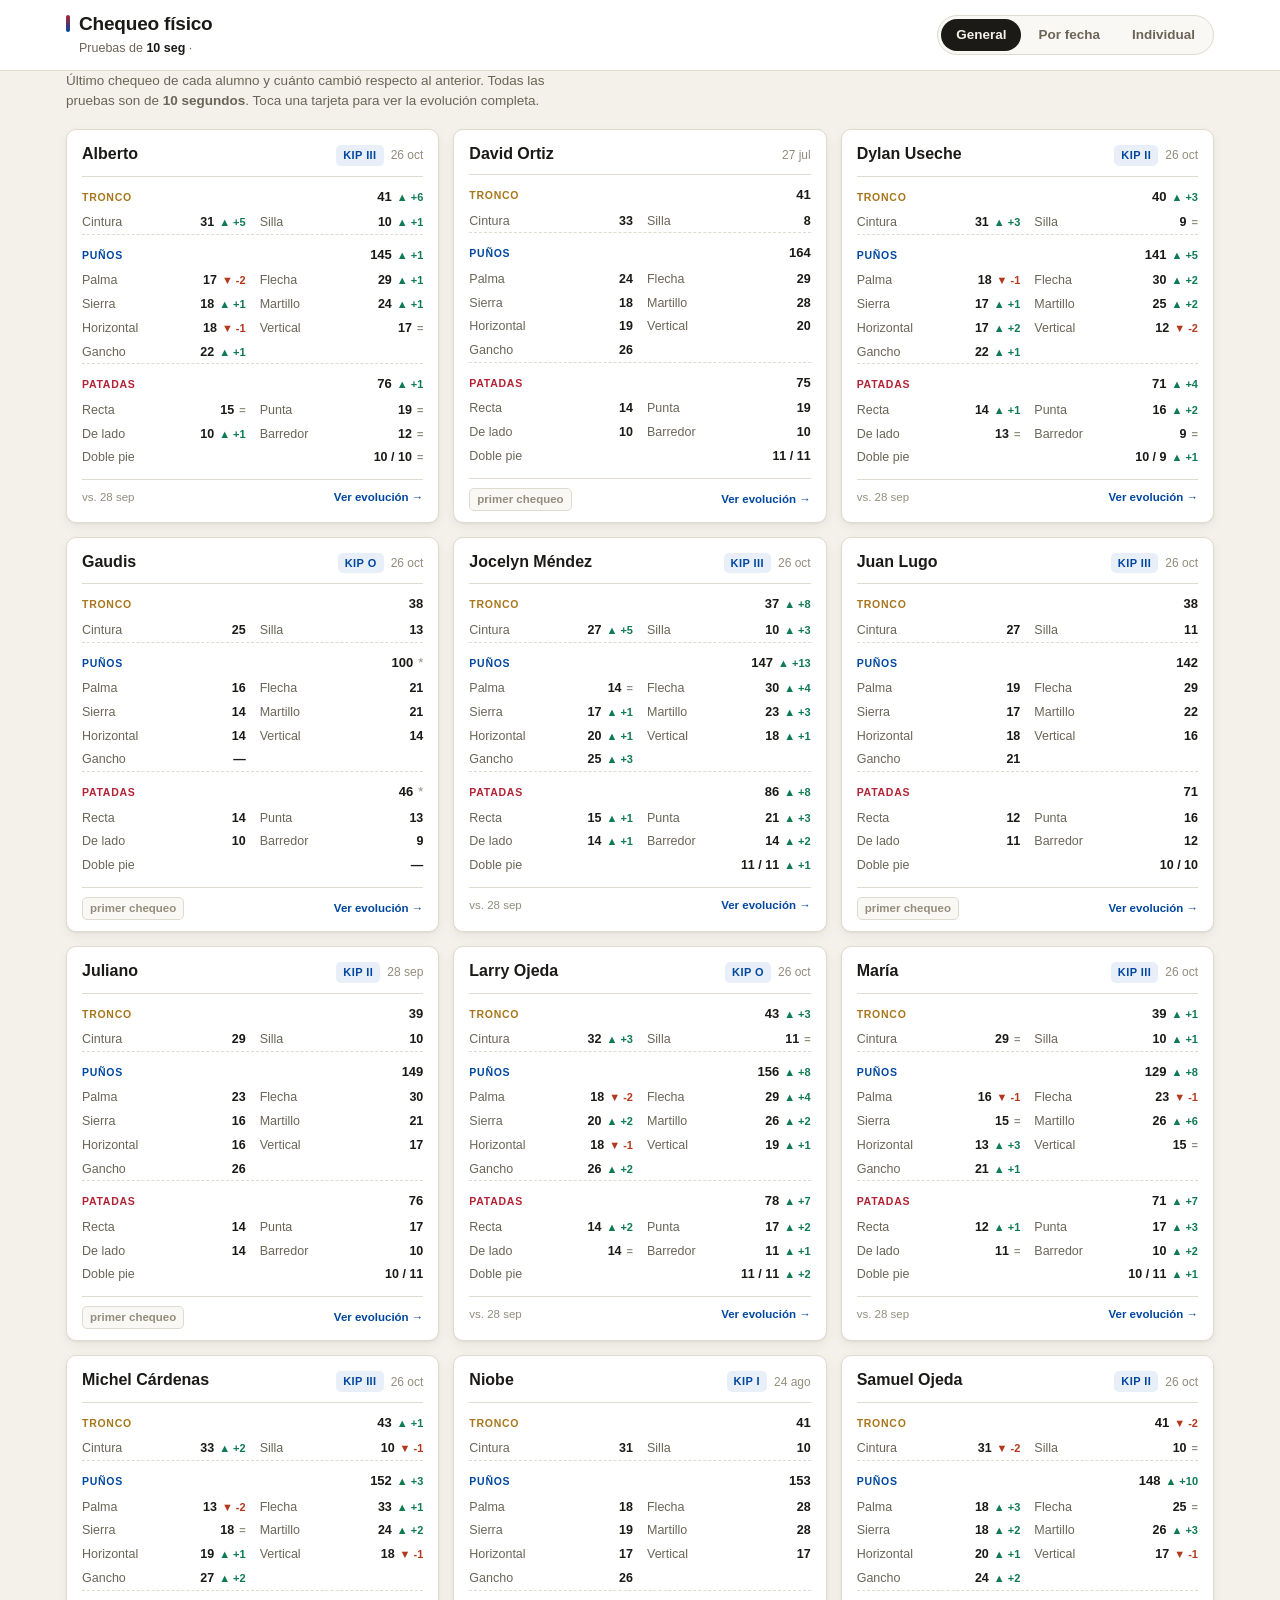
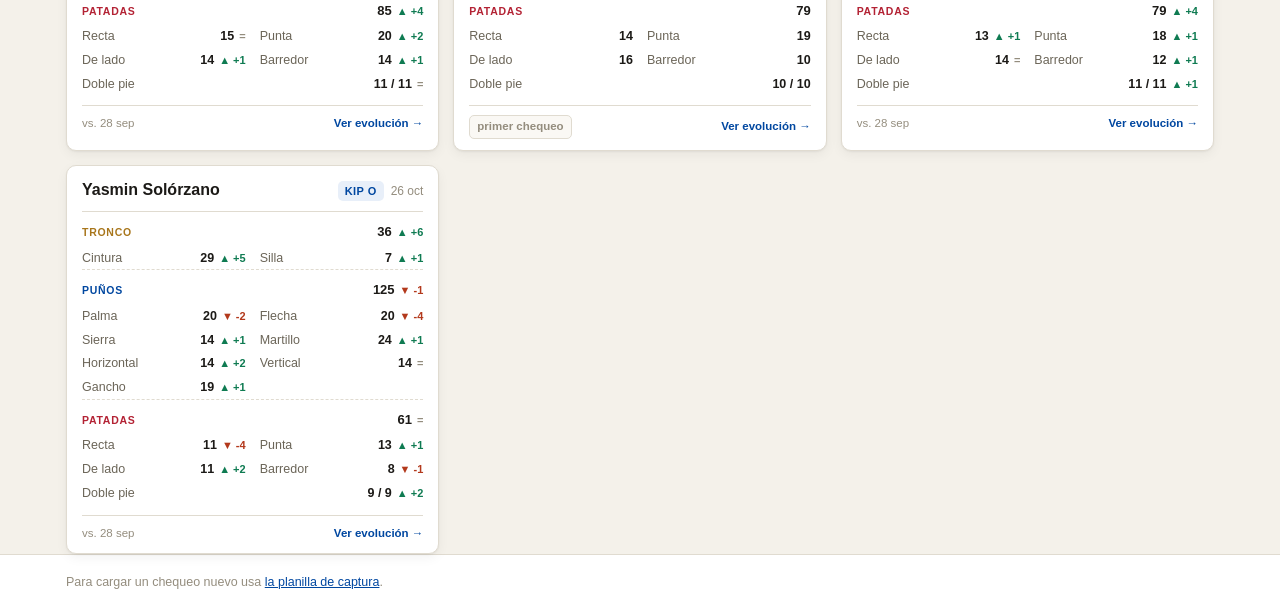
<file: index.html>
<!DOCTYPE html>
<html lang="es">
<head>
<meta charset="utf-8">
<meta name="viewport" content="width=device-width, initial-scale=1">
<title>Chequeo físico — Estadísticas</title>
<link rel="stylesheet" href="css/estilos.css">
<link rel="icon" href="data:image/svg+xml,<svg xmlns='http://www.w3.org/2000/svg' viewBox='0 0 32 32'><text y='26' font-size='26'>🥋</text></svg>">
</head>
<body>

<header class="cabecera">
  <div class="contenedor cabecera-fila">
    <div class="titulo">
      <h1>Chequeo físico</h1>
      <p class="subtitulo">
        Pruebas de <strong id="meta-duracion">10 seg</strong> ·
      </p>
    </div>
    <nav id="pestanas" class="pestanas" aria-label="Vistas">
      <a href="#/general"     data-vista="general">General</a>
      <a href="#/fecha"       data-vista="fecha">Por fecha</a>
      <a href="#/individual"  data-vista="individual">Individual</a>
    </nav>
  </div>
</header>

<main id="vista" class="contenedor" role="main">
  <p class="cargando">Cargando…</p>
</main>

<footer class="pie">
  <div class="contenedor">
    <p>
      Para cargar un chequeo nuevo usa <a href="capturar.html">la planilla de captura</a>.
    </p>
  </div>
</footer>

<script src="js/config.js"></script>
<script src="js/datos.js"></script>
<script src="js/calculos.js"></script>
<script src="js/grafico.js"></script>
<script src="js/app.js"></script>
</body>
</html>
</file>
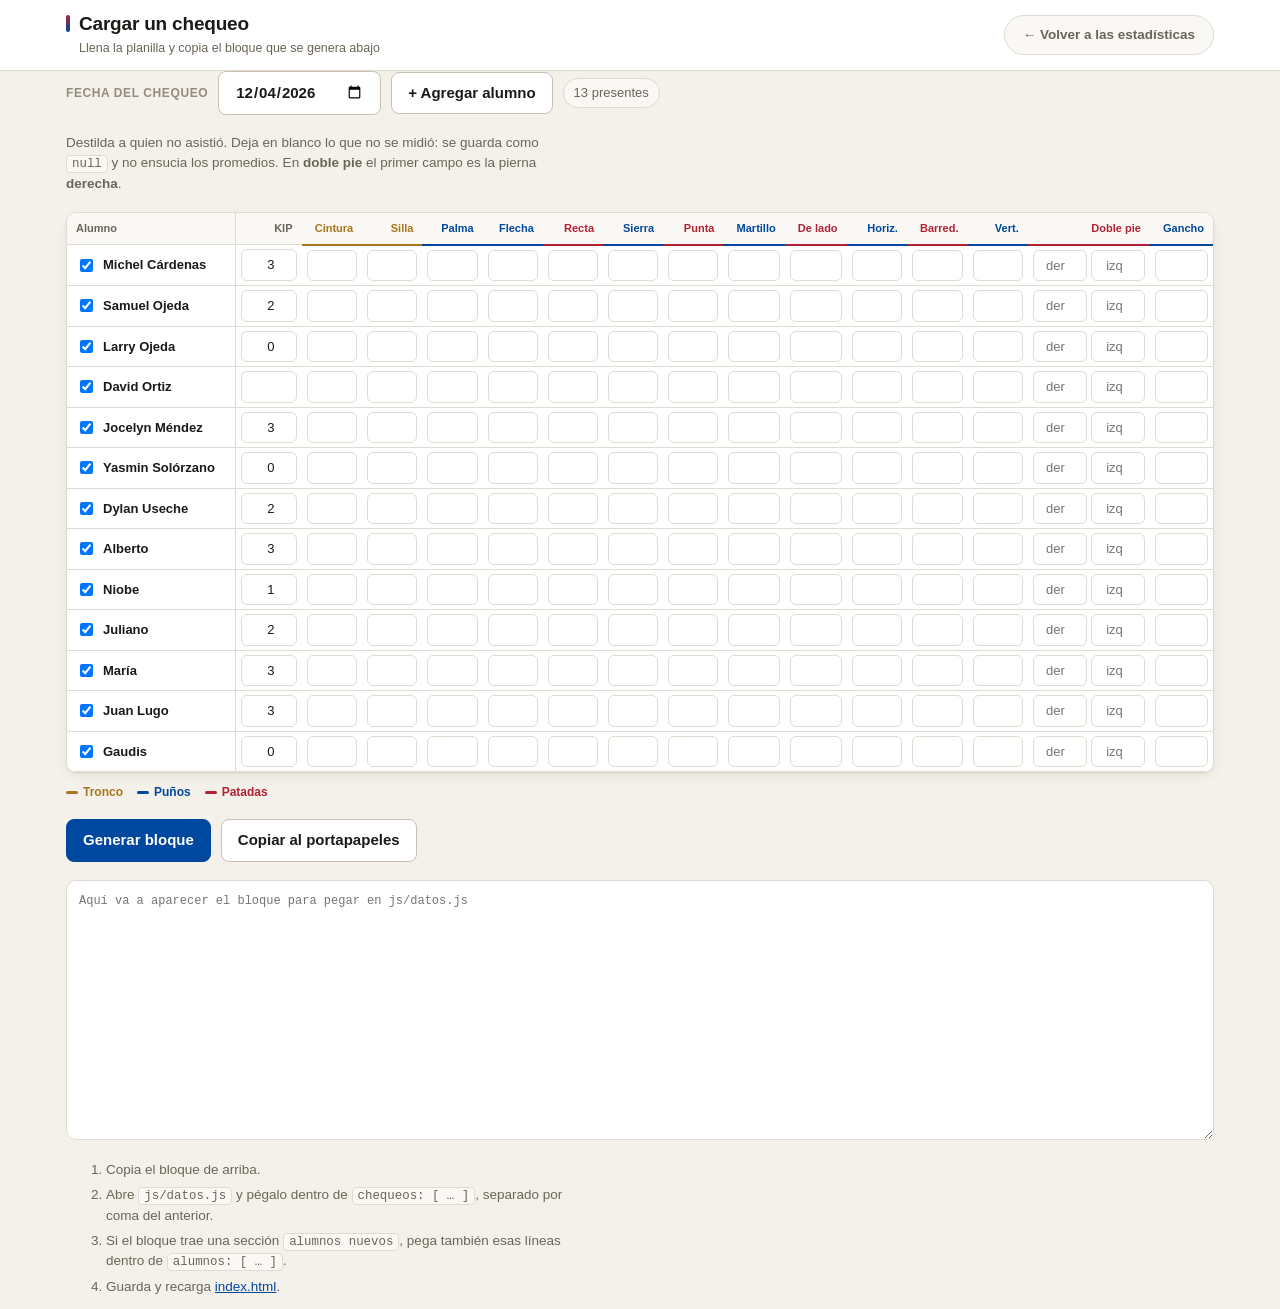
<file: capturar.html>
<!DOCTYPE html>
<html lang="es">
<head>
<meta charset="utf-8">
<meta name="viewport" content="width=device-width, initial-scale=1">
<title>Cargar chequeo — Chequeo físico</title>
<link rel="stylesheet" href="css/estilos.css">
<link rel="icon" href="data:image/svg+xml,<svg xmlns='http://www.w3.org/2000/svg' viewBox='0 0 32 32'><text y='26' font-size='26'>🥋</text></svg>">
<style>
  .captura input[type=number], .captura input[type=text] {
    font: inherit; width: 100%; min-width: 46px; padding: 5px 6px;
    border: 1px solid var(--borde); border-radius: 6px;
    background: var(--superficie); color: var(--texto);
    text-align: right; font-variant-numeric: tabular-nums;
  }
  .captura input:focus { outline: 2px solid var(--acento); outline-offset: -1px; }
  .captura td { padding: 4px 5px; }
  .captura .col-alumno { min-width: 168px; }
  .captura .col-alumno label { display: flex; align-items: center; gap: 7px; font-weight: 600; cursor: pointer; }
  .captura .col-alumno input[type=text] { text-align: left; }
  .par { display: flex; gap: 4px; min-width: 104px; }
  .ausente { opacity: .32; }
  .ausente input[type=number] { pointer-events: none; }
  .barra { display: flex; flex-wrap: wrap; gap: 10px; align-items: center; margin: 18px 0; }
  .boton {
    font: inherit; font-weight: 600; padding: 9px 16px; border-radius: 8px; cursor: pointer;
    border: 1px solid var(--borde-fuerte); background: var(--superficie); color: var(--texto);
  }
  .boton:hover { border-color: var(--acento); color: var(--acento); }
  .boton-principal { background: var(--acento); border-color: var(--acento); color: #fff; }
  .boton-principal:hover { color: #fff; filter: brightness(1.1); }
  .salida {
    width: 100%; min-height: 260px; font-family: ui-monospace, SFMono-Regular, Menlo, monospace;
    font-size: 12px; line-height: 1.45; padding: 12px; border-radius: var(--radio);
    border: 1px solid var(--borde); background: var(--superficie); color: var(--texto);
    white-space: pre; overflow: auto;
  }
  .pasos { font-size: 13.5px; color: var(--texto-suave); max-width: 68ch; }
  .pasos li { margin-bottom: 5px; }
  .aviso { color: var(--baja); font-weight: 600; font-size: 13px; }
  /* En la captura las columnas siguen el orden del papel, así que el bloque de
     cada ejercicio se señala con color y una línea en su propia cabecera. */
  .captura .cab-ej { border-bottom: 2px solid currentColor; }
  .captura .cab-ej.grupo-tronco  { color: var(--tronco); }
  .captura .cab-ej.grupo-punos   { color: var(--punos); }
  .captura .cab-ej.grupo-patadas { color: var(--patadas); }
  .leyenda-bloques { display: flex; flex-wrap: wrap; gap: 14px; font-size: 12px; font-weight: 650; margin-top: 10px; }
  .leyenda-bloques span { display: inline-flex; align-items: center; gap: 5px; }
  .leyenda-bloques span::before { content: ""; width: 12px; height: 3px; border-radius: 2px; background: currentColor; }
  .leyenda-bloques .grupo-tronco  { color: var(--tronco); }
  .leyenda-bloques .grupo-punos   { color: var(--punos); }
  .leyenda-bloques .grupo-patadas { color: var(--patadas); }
  .ok { color: var(--sube); font-weight: 600; font-size: 13px; }
</style>
</head>
<body>

<header class="cabecera">
  <div class="contenedor cabecera-fila">
    <div class="titulo">
      <h1>Cargar un chequeo</h1>
      <p class="subtitulo">Llena la planilla y copia el bloque que se genera abajo</p>
    </div>
    <nav class="pestanas"><a href="index.html">← Volver a las estadísticas</a></nav>
  </div>
</header>

<main class="contenedor" role="main">

  <div class="controles">
    <label for="fecha">Fecha del chequeo</label>
    <input type="date" id="fecha" class="boton" style="text-align:left">
    <button type="button" class="boton" id="btn-alumno">+ Agregar alumno</button>
    <span class="conteo" id="conteo"></span>
  </div>

  <p class="nota">
    Destilda a quien no asistió. Deja en blanco lo que no se midió: se guarda como
    <code>null</code> y no ensucia los promedios. En <strong>doble pie</strong> el primer
    campo es la pierna <strong>derecha</strong>.
  </p>

  <div class="tabla-scroll">
    <table class="planilla captura">
      <thead>
        <tr id="cab-ejercicios"><th class="col-alumno">Alumno</th><th>KIP</th></tr>
      </thead>
      <tbody id="cuerpo"></tbody>
    </table>
  </div>

  <div class="leyenda-bloques" id="leyenda-bloques"></div>

  <div class="barra">
    <button type="button" class="boton boton-principal" id="btn-generar">Generar bloque</button>
    <button type="button" class="boton" id="btn-copiar">Copiar al portapapeles</button>
    <span id="estado"></span>
  </div>

  <textarea class="salida" id="salida" readonly spellcheck="false"
    placeholder="Aquí va a aparecer el bloque para pegar en js/datos.js"></textarea>

  <ol class="pasos">
    <li>Copia el bloque de arriba.</li>
    <li>Abre <code>js/datos.js</code> y pégalo dentro de <code>chequeos: [ … ]</code>, separado por coma del anterior.</li>
    <li>Si el bloque trae una sección <code>alumnos nuevos</code>, pega también esas líneas dentro de <code>alumnos: [ … ]</code>.</li>
    <li>Guarda y recarga <a href="index.html">index.html</a>.</li>
  </ol>

</main>

<script src="js/config.js"></script>
<script src="js/datos.js"></script>
<script>
(function () {

  var $cuerpo = document.getElementById("cuerpo");
  var $fecha = document.getElementById("fecha");
  var nuevos = [];   // alumnos agregados desde este formulario

  /* Sugerir la fecha de hoy sin depender de la zona horaria del navegador
     para el formato: toLocaleDateString con 'sv' da directamente AAAA-MM-DD. */
  $fecha.value = new Date().toLocaleDateString("sv");

  /* --- cabeceras de la tabla ------------------------------------------- */

  /* Las columnas van en el orden del papel, no agrupadas por bloque: aquí se
     transcribe leyendo la hoja de izquierda a derecha. El bloque de cada
     ejercicio se indica con color en su propia cabecera. */
  var filaEj = document.getElementById("cab-ejercicios");
  CONFIG.ordenPlanilla.forEach(function (e) {
    var g = CONFIG.grupoDe(e);
    var th = document.createElement("th");
    th.className = "cab-ej" + (g ? " grupo-" + g.id : "");
    th.textContent = CONFIG.ejercicios[e].corto;
    th.title = CONFIG.ejercicios[e].nombre + (g ? " — " + g.nombre : "") +
               (CONFIG.ejercicios[e].bilateral ? " (derecha / izquierda)" : "");
    filaEj.appendChild(th);
  });

  // Leyenda: qué color corresponde a cada bloque.
  var $ley = document.getElementById("leyenda-bloques");
  CONFIG.grupos.forEach(function (g) {
    var sp = document.createElement("span");
    sp.className = "grupo-" + g.id;
    sp.textContent = g.nombre;
    $ley.appendChild(sp);
  });

  /* --- filas ------------------------------------------------------------ */

  function celdaEjercicio(alumnoId, ejercicioId) {
    var td = document.createElement("td");
    if (CONFIG.ejercicios[ejercicioId].bilateral) {
      var caja = document.createElement("div");
      caja.className = "par";
      ["der", "izq"].forEach(function (lado) {
        var i = document.createElement("input");
        i.type = "number"; i.min = "0"; i.inputMode = "numeric";
        i.dataset.alumno = alumnoId; i.dataset.ejercicio = ejercicioId; i.dataset.lado = lado;
        i.placeholder = lado === "der" ? "der" : "izq";
        i.title = CONFIG.ejercicios[ejercicioId].nombre + " " +
                  (lado === "der" ? "derecha" : "izquierda");
        caja.appendChild(i);
      });
      td.appendChild(caja);
    } else {
      var inp = document.createElement("input");
      inp.type = "number"; inp.min = "0"; inp.inputMode = "numeric";
      inp.dataset.alumno = alumnoId; inp.dataset.ejercicio = ejercicioId;
      td.appendChild(inp);
    }
    return td;
  }

  function agregarFila(alumno, esNuevo) {
    var tr = document.createElement("tr");
    tr.dataset.alumno = alumno.id;

    var th = document.createElement("th");
    th.className = "col-alumno";
    th.scope = "row";

    var lab = document.createElement("label");
    var chk = document.createElement("input");
    chk.type = "checkbox"; chk.checked = true; chk.className = "presente";
    chk.title = "Destilda si no asistió";
    chk.addEventListener("change", function () {
      tr.classList.toggle("ausente", !chk.checked);
      actualizarConteo();
    });
    lab.appendChild(chk);

    if (esNuevo) {
      var txt = document.createElement("input");
      txt.type = "text"; txt.value = alumno.nombre; txt.className = "nombre-nuevo";
      txt.placeholder = "Nombre del alumno";
      lab.appendChild(txt);
    } else {
      lab.appendChild(document.createTextNode(alumno.nombre));
    }
    th.appendChild(lab);
    tr.appendChild(th);

    // KUP: se precarga con el último grado conocido, que casi nunca cambia.
    var tdKup = document.createElement("td");
    var kup = document.createElement("input");
    kup.type = "number"; kup.min = "0"; kup.className = "kup-input"; kup.style.minWidth = "52px";
    kup.value = esNuevo ? "" : ultimoKup(alumno.id);
    kup.title = "Grado. 0 equivale a la O de la planilla.";
    tdKup.appendChild(kup);
    tr.appendChild(tdKup);

    CONFIG.ordenPlanilla.forEach(function (e) {
      tr.appendChild(celdaEjercicio(alumno.id, e));
    });

    $cuerpo.appendChild(tr);
    actualizarConteo();
    return tr;
  }

  function ultimoKup(alumnoId) {
    var v = "";
    DATOS.chequeos.slice().sort(function (a, b) { return a.fecha < b.fecha ? -1 : 1; })
      .forEach(function (c) {
        var r = c.resultados.find(function (x) { return x.alumnoId === alumnoId; });
        if (r && r.kup !== null && r.kup !== undefined) v = r.kup;
      });
    return v;
  }

  function actualizarConteo() {
    var n = $cuerpo.querySelectorAll("tr:not(.ausente)").length;
    document.getElementById("conteo").textContent = n + (n === 1 ? " presente" : " presentes");
  }

  DATOS.alumnos.forEach(function (a) { agregarFila(a, false); });

  /* --- alumno nuevo ------------------------------------------------------ */

  document.getElementById("btn-alumno").addEventListener("click", function () {
    var n = nuevos.length + 1;
    var alumno = { id: "__nuevo_" + n, nombre: "" };
    nuevos.push(alumno);
    var tr = agregarFila(alumno, true);
    tr.querySelector(".nombre-nuevo").focus();
  });

  /* Convierte "Jocelyn Méndez" en "jocelyn-mendez" para usarlo como id. */
  function aId(nombre) {
    return nombre.trim().toLowerCase()
      .normalize("NFD").replace(/[\u0300-\u036f]/g, "")
      .replace(/[^a-z0-9]+/g, "-")
      .replace(/^-+|-+$/g, "");
  }

  function leerNumero(input) {
    if (!input || input.value.trim() === "") return null;
    var n = parseInt(input.value, 10);
    return isNaN(n) ? null : n;
  }

  /* --- generar ----------------------------------------------------------- */

  function generar() {
    var $estado = document.getElementById("estado");
    var filas = Array.prototype.slice.call($cuerpo.querySelectorAll("tr:not(.ausente)"));

    if (!$fecha.value) { $estado.className = "aviso"; $estado.textContent = "Falta la fecha."; return; }
    if (!filas.length) { $estado.className = "aviso"; $estado.textContent = "No hay ningún alumno marcado como presente."; return; }

    var alumnosNuevos = [];
    var resultados = [];
    var sinNombre = false;

    filas.forEach(function (tr) {
      var idFila = tr.dataset.alumno;
      var id = idFila;

      if (idFila.indexOf("__nuevo_") === 0) {
        var nombre = tr.querySelector(".nombre-nuevo").value.trim();
        if (!nombre) { sinNombre = true; return; }
        id = aId(nombre);
        alumnosNuevos.push({ id: id, nombre: nombre });
      }

      var valores = {};
      CONFIG.ordenPlanilla.forEach(function (e) {
        if (CONFIG.ejercicios[e].bilateral) {
          var der = leerNumero(tr.querySelector('input[data-ejercicio="' + e + '"][data-lado="der"]'));
          var izq = leerNumero(tr.querySelector('input[data-ejercicio="' + e + '"][data-lado="izq"]'));
          valores[e] = (der === null && izq === null) ? null : { der: der, izq: izq };
        } else {
          valores[e] = leerNumero(tr.querySelector('input[data-ejercicio="' + e + '"]'));
        }
      });

      resultados.push({ alumnoId: id, kup: leerNumero(tr.querySelector(".kup-input")), valores: valores });
    });

    if (sinNombre) {
      $estado.className = "aviso";
      $estado.textContent = "Hay un alumno nuevo sin nombre. Ponle nombre o destíldalo.";
      return;
    }

    // Aviso, no bloqueo: puede ser una corrección deliberada de una fecha ya cargada.
    var repetida = DATOS.chequeos.some(function (c) { return c.fecha === $fecha.value; });

    var texto = "";
    if (alumnosNuevos.length) {
      texto += "// --- pegar dentro de  alumnos: [ ... ]  ---\n";
      texto += alumnosNuevos.map(function (a) {
        return '{ id: "' + a.id + '", nombre: "' + a.nombre.replace(/"/g, '\\"') + '" },';
      }).join("\n");
      texto += "\n\n// --- pegar dentro de  chequeos: [ ... ]  ---\n";
    }

    texto += bloqueChequeo($fecha.value, resultados);
    document.getElementById("salida").value = texto;

    $estado.className = repetida ? "aviso" : "ok";
    $estado.textContent = repetida
      ? "Listo, pero ojo: ya existe un chequeo con esa fecha en datos.js."
      : "Listo: " + resultados.length + " alumnos. Copia y pega en js/datos.js.";
  }

  /* Escribe el bloque con el mismo formato que el resto de datos.js, para que
     el archivo se siga leyendo igual después de meses de cargas. */
  function bloqueChequeo(fecha, resultados) {
    var l = [];
    l.push("    {");
    l.push('      fecha: "' + fecha + '",');
    l.push("      resultados: [");

    resultados.forEach(function (r, i) {
      var coma = i === resultados.length - 1 ? "" : ",";
      l.push('        { alumnoId: "' + r.alumnoId + '", kup: ' + (r.kup === null ? "null" : r.kup) + ", valores: {");

      var pares = CONFIG.ordenPlanilla.map(function (e) {
        var v = r.valores[e];
        if (v === null) return e + ": null";
        if (typeof v === "object") {
          return e + ": { der: " + (v.der === null ? "null" : v.der) +
                     ", izq: " + (v.izq === null ? "null" : v.izq) + " }";
        }
        return e + ": " + v;
      });

      // Se corta en varias líneas para que no queden renglones eternos, con la
      // misma sangría que el resto de datos.js.
      var SANGRIA = "          ";
      var linea = SANGRIA;
      pares.forEach(function (p, k) {
        var ultimo = k === pares.length - 1;
        if (linea !== SANGRIA && (linea + p).length > 84) {
          l.push(linea.replace(/\s+$/, ""));
          linea = SANGRIA;
        }
        linea += p + (ultimo ? "" : ", ");
      });
      if (linea.trim()) l.push(linea.replace(/\s+$/, ""));

      l.push("        } }" + coma);
      if (coma) l.push("");
    });

    l.push("      ]");
    l.push("    }");
    return l.join("\n");
  }

  document.getElementById("btn-generar").addEventListener("click", generar);

  document.getElementById("btn-copiar").addEventListener("click", function () {
    var $salida = document.getElementById("salida");
    var $estado = document.getElementById("estado");
    if (!$salida.value) { generar(); }
    if (!$salida.value) return;
    $salida.select();
    // execCommand es lo que funciona con file://, donde el portapapeles async
    // suele estar bloqueado por falta de origen seguro.
    var ok = false;
    try { ok = document.execCommand("copy"); } catch (e) { ok = false; }
    if (!ok && navigator.clipboard) {
      navigator.clipboard.writeText($salida.value).then(function () {
        $estado.className = "ok"; $estado.textContent = "Copiado.";
      });
      return;
    }
    $estado.className = ok ? "ok" : "aviso";
    $estado.textContent = ok ? "Copiado." : "No se pudo copiar solo: selecciona el texto y usa Cmd+C.";
  });

})();
</script>
</body>
</html>
</file>
<file: css/estilos.css>
/* ===========================================================================
   Chequeo físico — estilos
   Paleta clara por defecto, oscura si el sistema la pide.
   Los números usan cifras tabulares: en una planilla las columnas tienen que
   alinearse verticalmente o no se pueden comparar de un vistazo.
   =========================================================================== */

:root {
  --fondo:        #f4f1ea;
  --superficie:   #ffffff;
  --superficie-2: #faf8f4;
  --borde:        #e0dbd0;
  --borde-fuerte: #c9c2b4;
  --texto:        #1c1a17;
  --texto-suave:  #6b6558;
  --texto-tenue:  #948d7e;

  --acento:       #0047a0;
  --acento-claro: #e8eff9;

  --sube:  #0f7b52;
  --baja:  #b3391c;
  --igual: #948d7e;

  --tronco:  #a8761c;
  --punos:   #0047a0;
  --patadas: #b32234;

  --sombra: 0 1px 2px rgba(28,26,23,.05), 0 4px 12px rgba(28,26,23,.05);
  --radio: 10px;
  --ancho: 1180px;

  --fuente: -apple-system, BlinkMacSystemFont, "Segoe UI", Roboto,
            "Helvetica Neue", Arial, sans-serif;
}

@media (prefers-color-scheme: dark) {
  :root {
    --fondo:        #17161a;
    --superficie:   #201f24;
    --superficie-2: #26252b;
    --borde:        #34323a;
    --borde-fuerte: #46434d;
    --texto:        #ecebe8;
    --texto-suave:  #a5a19a;
    --texto-tenue:  #78746d;

    --acento:       #7aa8ee;
    --acento-claro: #1e2a3d;

    --sube:  #4cc38a;
    --baja:  #f0714f;
    --igual: #78746d;

    --tronco:  #d7a34a;
    --punos:   #7aa8ee;
    --patadas: #ea6b7c;

    --sombra: 0 1px 2px rgba(0,0,0,.3), 0 4px 14px rgba(0,0,0,.25);
  }
}

* { box-sizing: border-box; }

html { -webkit-text-size-adjust: 100%; }

body {
  margin: 0;
  background: var(--fondo);
  color: var(--texto);
  font-family: var(--fuente);
  font-size: 15px;
  line-height: 1.5;
  overflow-x: hidden;            /* la página nunca hace scroll lateral */
}

h1, h2, h3, h4 { margin: 0; line-height: 1.25; font-weight: 650; }
a { color: var(--acento); }

.contenedor {
  max-width: var(--ancho);
  margin: 0 auto;
  padding: 0 16px;
}

/* --- cabecera ------------------------------------------------------------ */

.cabecera {
  background: var(--superficie);
  border-bottom: 1px solid var(--borde);
  position: sticky;
  top: 0;
  z-index: 20;
}

.cabecera-fila {
  display: flex;
  flex-wrap: wrap;
  align-items: center;
  justify-content: space-between;
  gap: 12px;
  padding-top: 12px;
  padding-bottom: 12px;
}

.titulo h1 {
  font-size: 19px;
  letter-spacing: -0.01em;
}

.titulo h1::before {
  content: "";
  display: inline-block;
  width: 4px;
  height: 17px;
  margin-right: 9px;
  vertical-align: -2px;
  border-radius: 2px;
  background: linear-gradient(180deg, var(--patadas), var(--acento));
}

.subtitulo {
  margin: 3px 0 0 13px;
  font-size: 12.5px;
  color: var(--texto-suave);
}

.subtitulo strong {
  color: var(--texto);
  font-variant-numeric: tabular-nums;
}

/* --- pestañas ------------------------------------------------------------ */

.pestanas {
  display: flex;
  gap: 2px;
  background: var(--superficie-2);
  border: 1px solid var(--borde);
  border-radius: 999px;
  padding: 3px;
}

.pestanas a {
  padding: 6px 15px;
  border-radius: 999px;
  font-size: 13.5px;
  font-weight: 550;
  color: var(--texto-suave);
  text-decoration: none;
  white-space: nowrap;
  transition: background .15s, color .15s;
}

.pestanas a:hover { color: var(--texto); }

.pestanas a.activa {
  background: var(--texto);
  color: var(--fondo);
}

/* --- main ---------------------------------------------------------------- */

main { padding-top: 22px; padding-bottom: 48px; }

.intro p, .nota {
  margin: 0 0 18px;
  color: var(--texto-suave);
  font-size: 13.5px;
  max-width: 68ch;
}

.nota { margin-top: 14px; }
.cargando { color: var(--texto-tenue); }

.controles {
  display: flex;
  align-items: center;
  flex-wrap: wrap;
  gap: 10px;
  margin-bottom: 18px;
}

.controles label {
  font-size: 12px;
  font-weight: 600;
  text-transform: uppercase;
  letter-spacing: .05em;
  color: var(--texto-tenue);
}

.controles select {
  font: inherit;
  font-weight: 550;
  padding: 7px 11px;
  border-radius: 8px;
  border: 1px solid var(--borde-fuerte);
  background: var(--superficie);
  color: var(--texto);
  max-width: 100%;
}

.conteo {
  font-size: 13px;
  color: var(--texto-suave);
  padding: 4px 10px;
  background: var(--superficie-2);
  border: 1px solid var(--borde);
  border-radius: 999px;
}

/* --- vista general: tarjetas --------------------------------------------- */

.rejilla-tarjetas {
  display: grid;
  grid-template-columns: repeat(auto-fill, minmax(330px, 1fr));
  gap: 14px;
}

.tarjeta {
  background: var(--superficie);
  border: 1px solid var(--borde);
  border-radius: var(--radio);
  box-shadow: var(--sombra);
  padding: 14px 15px 11px;
  cursor: pointer;
  transition: border-color .15s, transform .15s, box-shadow .15s;
}

.tarjeta:hover,
.tarjeta:focus-visible {
  border-color: var(--acento);
  transform: translateY(-2px);
  outline: none;
  box-shadow: 0 2px 4px rgba(0,0,0,.06), 0 10px 24px rgba(0,0,0,.09);
}

.tarjeta-cab {
  display: flex;
  align-items: baseline;
  justify-content: space-between;
  gap: 10px;
  padding-bottom: 10px;
  border-bottom: 1px solid var(--borde);
}

.tarjeta-cab h3 { font-size: 16px; }

.tarjeta-meta {
  display: flex;
  align-items: center;
  gap: 7px;
  flex-shrink: 0;
}

.kup {
  font-size: 11px;
  font-weight: 700;
  letter-spacing: .04em;
  padding: 2px 7px;
  border-radius: 5px;
  background: var(--acento-claro);
  color: var(--acento);
  white-space: nowrap;
}

.fecha { font-size: 12px; color: var(--texto-tenue); white-space: nowrap; }

/* grupos dentro de la tarjeta */

.grupo { padding: 10px 0 2px; }
.grupo + .grupo { border-top: 1px dashed var(--borde); }

.grupo-cab {
  display: flex;
  align-items: baseline;
  justify-content: space-between;
  margin-bottom: 7px;
}

.grupo-cab h4 {
  font-size: 10.5px;
  font-weight: 700;
  text-transform: uppercase;
  letter-spacing: .07em;
}

.grupo-tronco  .grupo-cab h4 { color: var(--tronco); }
.grupo-punos   .grupo-cab h4 { color: var(--punos); }
.grupo-patadas .grupo-cab h4 { color: var(--patadas); }

.grupo-total {
  font-size: 13px;
  font-weight: 650;
  font-variant-numeric: tabular-nums;
  display: inline-flex;
  align-items: baseline;
  gap: 5px;
}

/* Ancho mínimo pensado para que "Horizontal 20 ▲ +1" quepa entero: si el
   nombre se corta, la tarjeta deja de servir para leer de un vistazo. */
.ejercicios {
  display: grid;
  grid-template-columns: repeat(auto-fill, minmax(132px, 1fr));
  gap: 5px 14px;
}

/* Los bilaterales muestran dos cifras ("10 / 11") y necesitan doble ancho. */
.ejercicio-doble { grid-column: span 2; }

.ejercicio {
  display: flex;
  align-items: baseline;
  gap: 5px;
  font-size: 12.5px;
  min-width: 0;
}

.ej-nombre {
  color: var(--texto-suave);
  overflow: hidden;
  text-overflow: ellipsis;
  white-space: nowrap;
  flex: 1 1 auto;
}

.ej-valor {
  font-weight: 650;
  font-variant-numeric: tabular-nums;
  flex-shrink: 0;
}

/* variación */

.delta {
  font-size: 11px;
  font-weight: 650;
  font-variant-numeric: tabular-nums;
  white-space: nowrap;
  flex-shrink: 0;
}

.delta-sube  { color: var(--sube); }
.delta-baja  { color: var(--baja); }
.delta-igual { color: var(--igual); }
.delta-nulo  { display: none; }

.parcial { color: var(--texto-tenue); font-weight: 400; }

.tarjeta-pie {
  display: flex;
  align-items: center;
  justify-content: space-between;
  gap: 10px;
  margin-top: 10px;
  padding-top: 9px;
  border-top: 1px solid var(--borde);
  font-size: 11.5px;
  color: var(--texto-tenue);
}

.etiqueta-nuevo {
  padding: 2px 7px;
  border-radius: 5px;
  background: var(--superficie-2);
  border: 1px solid var(--borde);
  font-weight: 600;
}

.ver-mas { color: var(--acento); font-weight: 600; }

/* --- tablas -------------------------------------------------------------- */

/* El scroll lateral vive aquí dentro, nunca en el body. */
.tabla-scroll {
  overflow-x: auto;
  background: var(--superficie);
  border: 1px solid var(--borde);
  border-radius: var(--radio);
  box-shadow: var(--sombra);
  -webkit-overflow-scrolling: touch;
}

table {
  border-collapse: collapse;
  width: 100%;
  font-size: 13px;
  font-variant-numeric: tabular-nums;
}

th, td {
  padding: 7px 9px;
  text-align: right;
  white-space: nowrap;
  border-bottom: 1px solid var(--borde);
}

thead th {
  position: sticky;
  top: 0;
  background: var(--superficie-2);
  font-size: 11px;
  font-weight: 650;
  color: var(--texto-suave);
  z-index: 2;
}

.planilla thead tr:first-child th { top: 0; }
.planilla thead tr:nth-child(2) th { top: 29px; }

.th-grupo {
  text-align: center;
  text-transform: uppercase;
  letter-spacing: .06em;
  border-bottom: 2px solid currentColor;
}

.th-grupo.grupo-tronco  { color: var(--tronco); }
.th-grupo.grupo-punos   { color: var(--punos); }
.th-grupo.grupo-patadas { color: var(--patadas); }

/* Primera columna fija: sin esto la tabla de 14 columnas es ilegible en móvil. */
.col-alumno, .col-ejercicio {
  position: sticky;
  left: 0;
  z-index: 3;
  text-align: left;
  background: var(--superficie);
  border-right: 1px solid var(--borde);
  min-width: 132px;
}

thead .col-alumno, thead .col-ejercicio { z-index: 4; background: var(--superficie-2); }
tbody tr:hover td { background: var(--superficie-2); }
tbody tr:hover .col-alumno { background: var(--superficie-2); }

.col-alumno a { text-decoration: none; font-weight: 600; color: var(--texto); }
.col-alumno a:hover { color: var(--acento); text-decoration: underline; }

.kup-mini {
  margin-left: 6px;
  font-size: 10px;
  font-weight: 700;
  color: var(--acento);
  background: var(--acento-claro);
  padding: 1px 5px;
  border-radius: 4px;
}

td.mejor {
  font-weight: 700;
  color: var(--sube);
  background: color-mix(in srgb, var(--sube) 9%, transparent);
}

td.vacio { color: var(--texto-tenue); }

tfoot th, tfoot td {
  background: var(--superficie-2);
  font-weight: 650;
  color: var(--texto-suave);
  border-bottom: none;
  border-top: 2px solid var(--borde-fuerte);
}

tfoot .col-alumno { background: var(--superficie-2); }

/* histórico individual */

.historico th[scope="row"] { text-align: left; font-weight: 500; color: var(--texto-suave); }

.fila-grupo th {
  text-align: left;
  font-size: 10.5px;
  font-weight: 700;
  text-transform: uppercase;
  letter-spacing: .07em;
  background: var(--superficie-2);
  padding-top: 10px;
  padding-bottom: 6px;
  position: sticky;
  left: 0;
}

.grupo-tronco  .fila-grupo th { color: var(--tronco); }
.grupo-punos   .fila-grupo th { color: var(--punos); }
.grupo-patadas .fila-grupo th { color: var(--patadas); }

.fila-total th, .fila-total td {
  font-weight: 700;
  border-bottom: 2px solid var(--borde-fuerte);
}
.fila-total th[scope="row"] { color: var(--texto); }

/* --- ficha individual ---------------------------------------------------- */

.ficha { margin-bottom: 16px; }
.ficha h2 { font-size: 24px; letter-spacing: -0.015em; }

.ficha-meta {
  display: flex;
  align-items: center;
  gap: 10px;
  flex-wrap: wrap;
  margin-top: 5px;
  font-size: 13px;
  color: var(--texto-suave);
}

/* --- gráficas ------------------------------------------------------------ */

.bloque-graficas { margin-top: 28px; }

.bloque-graficas h3 {
  font-size: 11px;
  font-weight: 700;
  text-transform: uppercase;
  letter-spacing: .08em;
  margin-bottom: 10px;
  padding-bottom: 6px;
  border-bottom: 2px solid currentColor;
}

.bloque-graficas.grupo-tronco  h3 { color: var(--tronco); }
.bloque-graficas.grupo-punos   h3 { color: var(--punos); }
.bloque-graficas.grupo-patadas h3 { color: var(--patadas); }

.rejilla-graficas {
  display: grid;
  grid-template-columns: repeat(auto-fill, minmax(230px, 1fr));
  gap: 12px;
}

.grafico-caja {
  margin: 0;
  padding: 10px 10px 6px;
  background: var(--superficie);
  border: 1px solid var(--borde);
  border-radius: var(--radio);
  box-shadow: var(--sombra);
}

.grafico-caja figcaption {
  font-size: 12px;
  font-weight: 650;
  color: var(--texto-suave);
  margin-bottom: 2px;
}

.grafico { width: 100%; height: auto; display: block; overflow: visible; }

.g-rejilla { stroke: var(--borde); stroke-width: 1; }

.g-eje {
  fill: var(--texto-tenue);
  font-size: 8.5px;
  font-family: var(--fuente);
  font-variant-numeric: tabular-nums;
}

.g-linea {
  fill: none;
  stroke: var(--acento);
  stroke-width: 2;
  stroke-linecap: round;
  stroke-linejoin: round;
}

.g-punto { fill: var(--acento); stroke: var(--superficie); stroke-width: 1.5; }

.g-valor {
  fill: var(--texto);
  font-size: 10px;
  font-weight: 700;
  font-family: var(--fuente);
  font-variant-numeric: tabular-nums;
}

/* doble pie: una línea por pierna */
.g-linea.g-der, .g-punto.g-der { stroke: var(--patadas); }
.g-punto.g-der { fill: var(--patadas); stroke: var(--superficie); }
.g-valor.g-der { fill: var(--patadas); }

.g-linea.g-izq, .g-punto.g-izq { stroke: var(--acento); }
.g-punto.g-izq { fill: var(--acento); stroke: var(--superficie); }
.g-valor.g-izq { fill: var(--acento); }

.g-leyenda {
  display: flex;
  gap: 12px;
  font-size: 10.5px;
  font-weight: 600;
  margin-top: 2px;
}

.g-leyenda span { display: inline-flex; align-items: center; gap: 4px; }

.g-leyenda span::before {
  content: "";
  width: 9px;
  height: 2.5px;
  border-radius: 2px;
  background: currentColor;
}

.g-leyenda .g-der { color: var(--patadas); }
.g-leyenda .g-izq { color: var(--acento); }

.sin-datos {
  margin: 14px 0;
  font-size: 12px;
  color: var(--texto-tenue);
  text-align: center;
}

/* --- pie ----------------------------------------------------------------- */

.pie {
  border-top: 1px solid var(--borde);
  padding: 18px 0;
  font-size: 12.5px;
  color: var(--texto-tenue);
  background: var(--superficie);
}

.pie p { margin: 0; }

code {
  font-family: ui-monospace, SFMono-Regular, Menlo, monospace;
  font-size: .92em;
  padding: 1px 5px;
  border-radius: 4px;
  background: var(--superficie-2);
  border: 1px solid var(--borde);
}

/* --- móvil --------------------------------------------------------------- */

@media (max-width: 720px) {
  .cabecera-fila { padding-bottom: 10px; }
  .titulo h1 { font-size: 17px; }
  .subtitulo { font-size: 11.5px; }
  .pestanas { width: 100%; justify-content: space-between; }
  .pestanas a { flex: 1; text-align: center; padding: 7px 8px; }
  .rejilla-tarjetas { grid-template-columns: 1fr; }
  .rejilla-graficas { grid-template-columns: 1fr 1fr; }
  .col-alumno, .col-ejercicio { min-width: 108px; }
  th, td { padding: 6px 7px; }
}

@media (max-width: 400px) {
  .rejilla-graficas { grid-template-columns: 1fr; }
}

@media (prefers-reduced-motion: reduce) {
  * { transition: none !important; }
  .tarjeta:hover { transform: none; }
}
</file>
